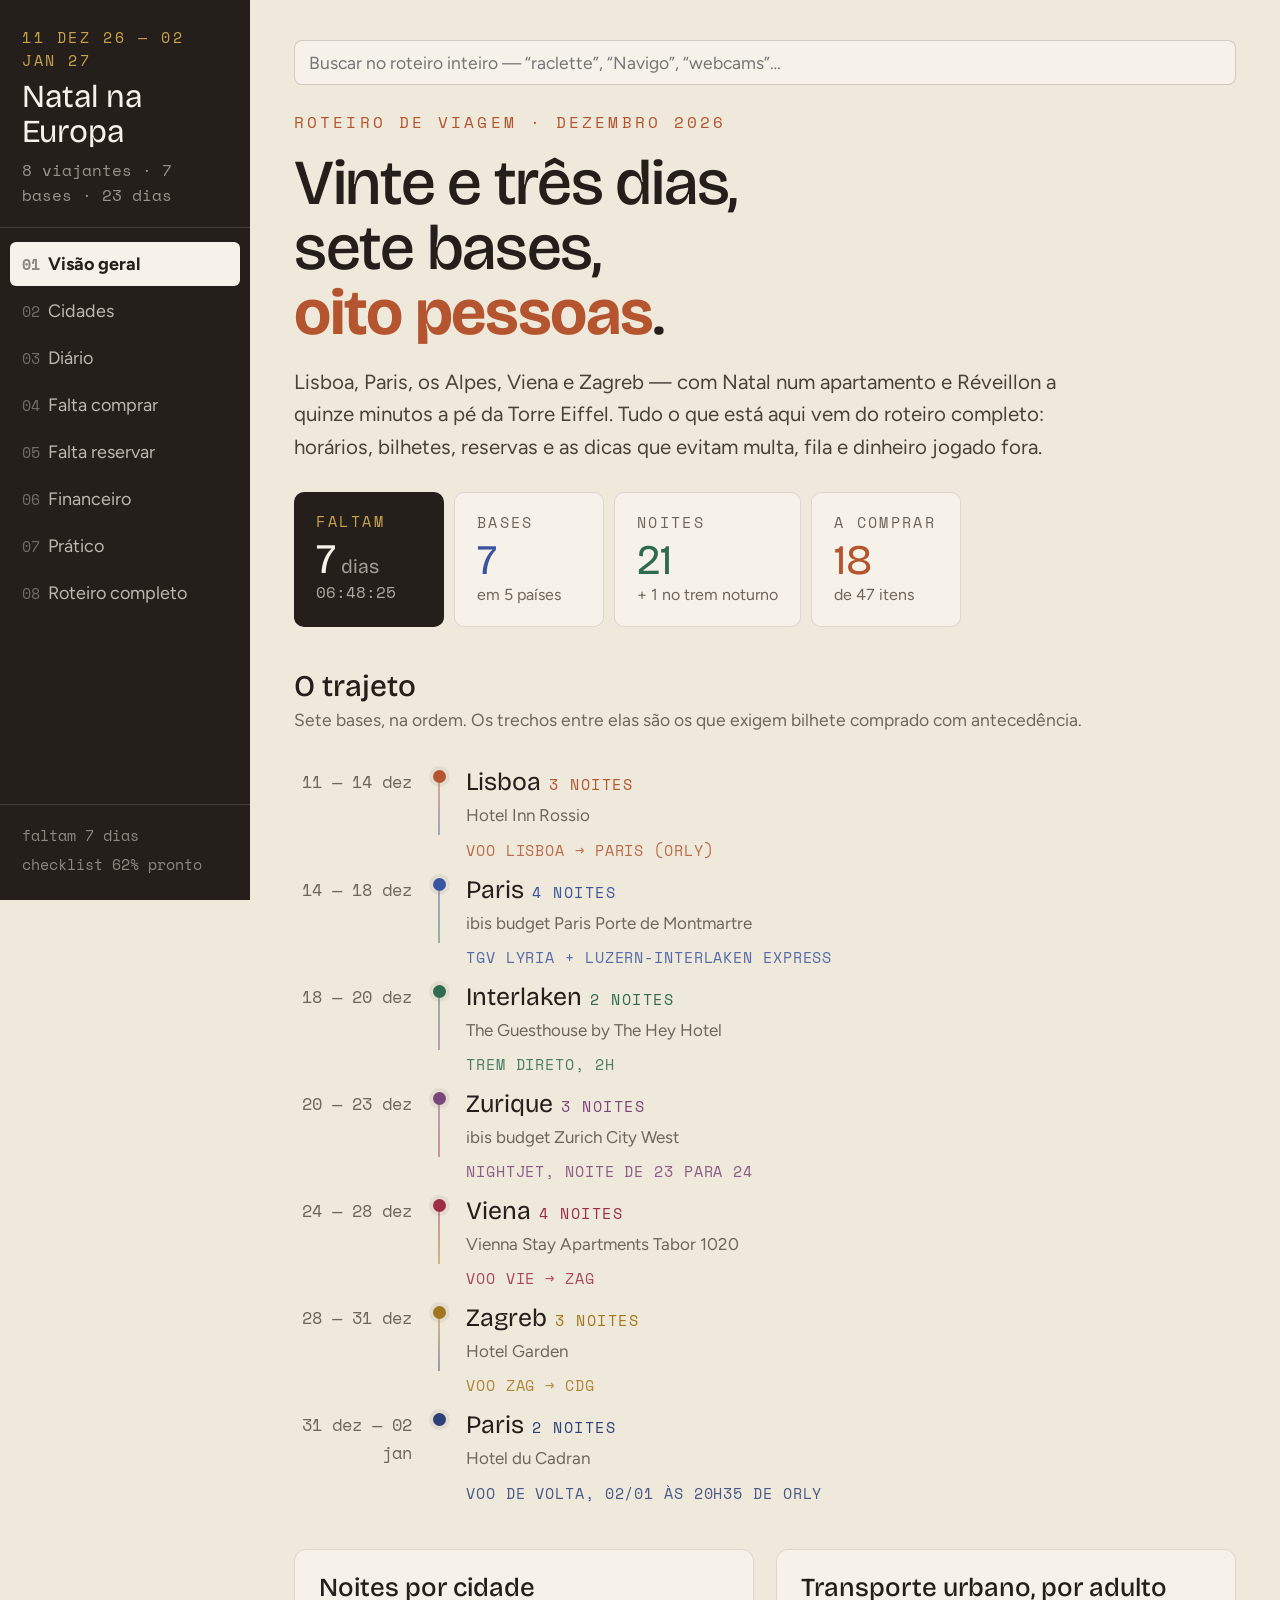
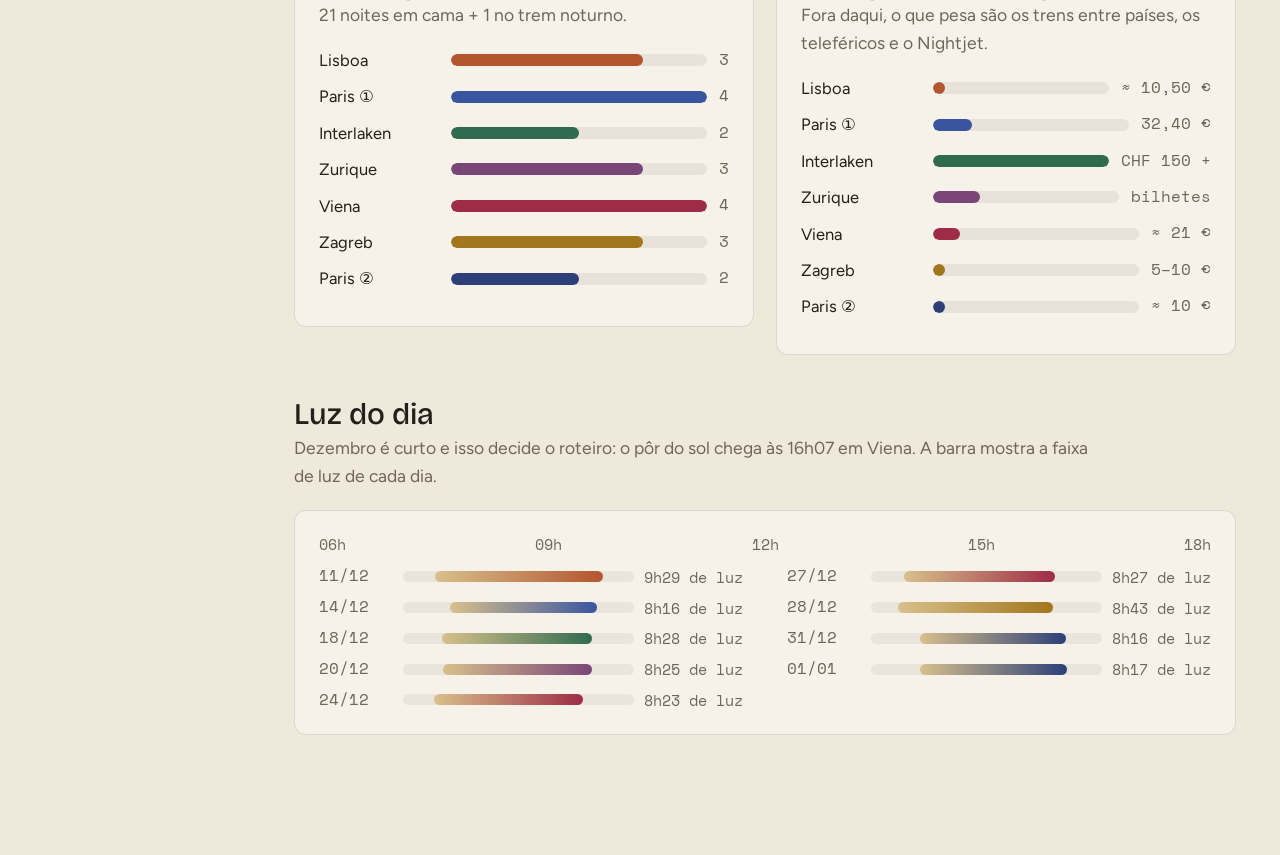
<file: index.html>
<!DOCTYPE html>
<html lang="pt-BR">
<head>
<meta charset="utf-8">
<meta name="viewport" content="width=device-width, initial-scale=1">
<title>Natal na Europa — 11 dez 2026 a 02 jan 2027</title>
<meta name="description" content="Roteiro de viagem: 23 dias, 7 bases, 8 pessoas. Lisboa, Paris, Interlaken, Zurique, Viena, Zagreb e o Réveillon em Paris.">
<meta name="theme-color" content="#241f1a">
<link rel="icon" href="data:image/svg+xml,<svg xmlns='http://www.w3.org/2000/svg' viewBox='0 0 200 200'><rect width='200' height='200' rx='36' fill='%23241f1a'/><circle cx='100' cy='100' r='52' fill='%23b4552f'/><text x='100' y='118' font-family='Georgia,serif' font-size='52' fill='%23f6f2e9' text-anchor='middle'>NE</text></svg>">
<link rel="preconnect" href="https://fonts.googleapis.com">
<link rel="preconnect" href="https://fonts.gstatic.com" crossorigin>
<link href="https://fonts.googleapis.com/css2?family=Bricolage+Grotesque:opsz,wght@12..96,400;12..96,500;12..96,600;12..96,700&family=Figtree:wght@400;500;600;700&family=Space+Mono:wght@400;700&display=swap" rel="stylesheet">
<link rel="stylesheet" href="styles.css">
</head>
<body>

<div class="shell">

  <aside class="nav" data-print-hide>
    <div class="nav__brand">
      <div class="eyebrow eyebrow--gold">11 dez 26 — 02 jan 27</div>
      <div class="nav__title">Natal na<br>Europa</div>
      <div class="nav__sub">8 viajantes · 7 bases · 23 dias</div>
    </div>
    <nav class="nav__list" id="navlist">
      <button type="button" data-go="inicio"><span class="nav__num">01</span><span>Visão geral</span></button>
      <button type="button" data-go="cidades"><span class="nav__num">02</span><span>Cidades</span></button>
      <button type="button" data-go="diario"><span class="nav__num">03</span><span>Diário</span></button>
      <button type="button" data-go="checklist"><span class="nav__num">04</span><span>Falta comprar</span></button>
      <button type="button" data-go="reservar"><span class="nav__num">05</span><span>Falta reservar</span></button>
      <button type="button" data-go="financeiro"><span class="nav__num">06</span><span>Financeiro</span></button>
      <button type="button" data-go="pratico"><span class="nav__num">07</span><span>Prático</span></button>
      <button type="button" data-go="completo"><span class="nav__num">08</span><span>Roteiro completo</span></button>
    </nav>
    <div class="nav__foot">
      <div>faltam <span data-days>—</span> dias</div>
      <div>checklist <span data-pct>0</span>% pronto</div>
    </div>
  </aside>

  <main class="main">
    <div class="search" data-print-hide>
      <input id="q" type="search" autocomplete="off" placeholder="Buscar no roteiro inteiro — “raclette”, “Navigo”, “webcams”…">
      <button type="button" id="clearq" hidden>limpar</button>
    </div>
    <div id="results"></div>
    <div id="view"></div>
  </main>

</div>

<noscript>
  <div class="boot">Este roteiro precisa de JavaScript ativado para funcionar.</div>
</noscript>

<div class="boot" id="boot">Carregando o roteiro…</div>

<script>
  // Diagnóstico de boot: se o módulo não subir (página aberta por file:// em vez
  // de um servidor http, por exemplo), a página explica em vez de ficar em branco.
  (function () {
    var boot = document.getElementById('boot');
    function fail(msg) {
      if (!boot || !boot.isConnected) return;
      boot.className = 'boot boot--err';
      boot.innerHTML = '<strong>O roteiro não carregou.</strong><br>' + msg;
    }
    window.addEventListener('error', function (e) {
      if (e.target && e.target !== window && e.target.tagName) {
        fail('Falha ao carregar <code>' + (e.target.getAttribute('src') || e.target.getAttribute('href') || '') + '</code>.');
      } else if (e.message) {
        fail('Erro de JavaScript: <code>' + e.message + '</code>');
      }
    }, true);
    setTimeout(function () {
      if (location.protocol === 'file:') {
        fail('Abra por um servidor http, e não por <code>file://</code>.<br>' +
             'No terminal, dentro desta pasta: <code>python3 -m http.server 8000</code><br>' +
             'e acesse <code>http://localhost:8000</code>. No GitHub Pages funciona direto.');
      } else {
        fail('Veja o console do navegador (F12) para o motivo.');
      }
    }, 2500);
  })();
</script>
<script type="module" src="app.js"></script>

</body>
</html>
</file>
<file: styles.css>
/* Natal na Europa — folha de estilo única.
   Paleta e tipografia herdadas do design original.
   `--col` é o acento da cidade: cada bloco recebe o hex vindo dos dados
   por style inline e todo o resto do estilo lê var(--col). */

:root {
  --ink: #241f1a;
  --paper: #efe9dc;
  --card: #f6f2e9;
  --muted: #6f665a;
  --body: #4a4238;
  --gold: #c9a24a;
  --rust: #b4552f;
  --line: rgba(36, 31, 26, .12);
  --line-strong: rgba(36, 31, 26, .2);
  --display: 'Bricolage Grotesque', system-ui, sans-serif;
  --sans: 'Figtree', system-ui, sans-serif;
  --mono: 'Space Mono', ui-monospace, monospace;
  --col: var(--ink);
}

* { margin: 0; padding: 0; box-sizing: border-box; -webkit-tap-highlight-color: transparent; }

html, body {
  background: var(--paper);
  color: var(--ink);
  font-family: var(--sans);
  font-size: 18.5px;
  line-height: 1.6;
}

a { color: #3a55a0; text-decoration: none; border-bottom: 1px solid rgba(58, 85, 160, .35); }
a:hover { color: var(--rust); border-bottom-color: rgba(180, 85, 47, .5); }
button, input, select { font-family: inherit; font-size: inherit; color: inherit; }
ul { padding-left: 16px; }
img { max-width: 100%; display: block; }
:focus-visible { outline: 2px solid var(--rust); outline-offset: 2px; }

/* ── animações ─────────────────────────────────────────────── */
@keyframes riseIn { from { opacity: 0; transform: translateY(16px); } to { opacity: 1; transform: none; } }
@keyframes growW  { from { width: 0; } }
@keyframes tick   { 0%, 100% { transform: translateY(0); } 50% { transform: translateY(-2px); } }

.rise { animation: riseIn .5s cubic-bezier(.2, .8, .2, 1) both; }
.bar > i { animation: growW .9s cubic-bezier(.2, .8, .2, 1) both; }

@media (prefers-reduced-motion: reduce) {
  * { animation-duration: .01ms !important; animation-iteration-count: 1 !important; transition-duration: .01ms !important; }
}

/* ── tipografia utilitária ─────────────────────────────────── */
.eyebrow { font-family: var(--mono); font-size: 15.5px; letter-spacing: .16em; text-transform: uppercase; color: var(--muted); }
.eyebrow--gold { font-size: 14.5px; letter-spacing: .18em; color: var(--gold); }
.eyebrow--rust { letter-spacing: .2em; color: var(--rust); }
.eyebrow--col  { color: var(--col); }
.mono { font-family: var(--mono); }
.muted { color: var(--muted); }

h1, h2, h3 { font-family: var(--display); font-weight: 500; line-height: 1.05; }
h1 { font-size: 42px; }
h2 { font-size: 30px; margin: 44px 0 14px; }
h3 { font-size: 26px; }
.hero { font-size: 64px; line-height: 1.02; letter-spacing: -.02em; margin: 14px 0 0; }
.hero b { color: var(--rust); font-weight: 700; }
.lede { max-width: 820px; margin-top: 20px; font-size: 20.5px; color: var(--body); text-wrap: pretty; }
.sub { font-size: 17.5px; color: var(--muted); margin-top: 4px; max-width: 800px; text-wrap: pretty; }

/* ── esqueleto ─────────────────────────────────────────────── */
.shell { display: grid; grid-template-columns: 250px 1fr; min-height: 100vh; }
.main { padding: 40px 44px 120px; max-width: 1560px; min-width: 0; }

.nav { position: sticky; top: 0; height: 100vh; min-width: 0; background: var(--ink); color: var(--card); display: flex; flex-direction: column; }
.nav__brand { padding: 26px 22px 18px; border-bottom: 1px solid rgba(246, 242, 233, .14); }
.nav__title { font-family: var(--display); font-size: 32px; line-height: 1.08; margin-top: 8px; }
.nav__sub { font-family: var(--mono); font-size: 15.5px; color: rgba(246, 242, 233, .55); margin-top: 10px; }
.nav__list { display: flex; flex-direction: column; gap: 3px; padding: 14px 10px; }
.nav__list button {
  display: flex; align-items: center; gap: 10px; text-align: left; width: 100%;
  cursor: pointer; border: 0; border-radius: 6px; padding: 11px 12px; font-size: 18px;
  background: transparent; color: rgba(246, 242, 233, .72); transition: background .18s, color .18s;
}
.nav__list button:hover { background: rgba(246, 242, 233, .1); color: var(--card); }
.nav__list button.is-on { background: var(--card); color: var(--ink); font-weight: 700; }
.nav__num { font-family: var(--mono); font-size: 14.5px; opacity: .5; width: 16px; display: inline-block; }
.nav__foot {
  margin-top: auto; padding: 16px 22px 22px; border-top: 1px solid rgba(246, 242, 233, .14);
  font-family: var(--mono); font-size: 15px; line-height: 1.9; color: rgba(246, 242, 233, .5);
}

/* ── busca ─────────────────────────────────────────────────── */
.search { display: flex; gap: 10px; align-items: center; margin-bottom: 26px; }
.search input {
  flex: 1; min-width: 0; padding: 11px 14px; border: 1px solid rgba(36, 31, 26, .18);
  border-radius: 8px; background: var(--card); font-size: 17.5px; outline: none;
}
.search input:focus { border-color: var(--rust); }
.search button { border: 0; background: var(--ink); color: var(--card); padding: 11px 14px; border-radius: 8px; cursor: pointer; font-size: 16.5px; }

.results { display: flex; flex-direction: column; gap: 10px; margin-top: 16px; }
.result {
  text-align: left; width: 100%; cursor: pointer; background: var(--card);
  border: 1px solid var(--line); border-left: 4px solid var(--col); border-radius: 10px;
  padding: 14px 18px; transition: transform .2s, box-shadow .2s;
}
.result__head { display: flex; gap: 10px; align-items: baseline; flex-wrap: wrap; }
.result__label { font-family: var(--mono); font-size: 15.5px; color: var(--col); font-weight: 700; }
.result__title { font-family: var(--display); font-size: 20.5px; }
.result__snippet { margin-top: 6px; color: var(--body); font-size: 17px; }

/* ── cartões e blocos genéricos ────────────────────────────── */
.card { background: var(--card); border: 1px solid var(--line); border-radius: 12px; padding: 24px; min-width: 0; }
.card--dark { background: var(--ink); color: var(--card); border: 0; }
.card--dark .eyebrow { color: var(--gold); }
.card--accent { border-left: 5px solid var(--col); }
.card--dashed { border: 1px dashed rgba(36, 31, 26, .25); }
.hoverable { transition: transform .25s cubic-bezier(.2, .8, .2, 1), box-shadow .25s; }
.hoverable:hover { transform: translateY(-4px); box-shadow: 0 18px 34px -18px rgba(36, 31, 26, .45); }

.grid2 { display: grid; grid-template-columns: 1fr 1fr; gap: 22px; align-items: start; }
.grid2--tight { gap: 14px; }
.gridfit { display: grid; grid-template-columns: repeat(auto-fit, minmax(250px, 1fr)); gap: 18px; }
.stack { display: flex; flex-direction: column; gap: 16px; }
.stack--tight { gap: 8px; }

/* barras de progresso */
.bar { background: rgba(36, 31, 26, .07); border-radius: 6px; overflow: hidden; height: 12px; }
.bar > i { display: block; height: 100%; border-radius: 6px; background: var(--col); }
.bar--slim { height: 6px; background: rgba(36, 31, 26, .08); }
.bar--dark { height: 10px; background: rgba(246, 242, 233, .15); }
.bar--dark > i { background: linear-gradient(90deg, var(--gold), var(--card)); }

/* ── visão geral ───────────────────────────────────────────── */
.kpis { display: flex; flex-wrap: wrap; gap: 10px; margin-top: 28px; }
.kpi { background: var(--card); border: 1px solid var(--line); border-radius: 10px; padding: 18px 22px; min-width: 150px; }
.kpi--dark { background: var(--ink); border: 0; color: var(--card); }
/* O card do contador não tem --col próprio: sem isto o número herdaria a
   tinta escura de :root e sumiria dentro do fundo escuro. */
.kpi--dark .kpi__v { color: inherit; }
.kpi__v { font-family: var(--display); font-size: 42px; line-height: 1.05; margin-top: 4px; color: var(--col); }
.kpi__v small { font-size: 19.5px; opacity: .6; }
.kpi__s { font-size: 16px; color: var(--muted); }
.kpi--dark .kpi__s, .card--dark .kpi__s { color: rgba(246, 242, 233, .65); }
.kpi__clock { font-family: var(--mono); font-size: 15.5px; color: rgba(246, 242, 233, .65); animation: tick 2s ease-in-out infinite; }

.leg { display: grid; grid-template-columns: 132px 26px 1fr; align-items: start; }
.leg__date { font-family: var(--mono); font-size: 17px; color: var(--muted); padding: 14px 14px 0 0; text-align: right; }
.leg__rail { display: flex; flex-direction: column; align-items: center; }
.leg__dot { width: 13px; height: 13px; border-radius: 50%; background: var(--col); margin-top: 16px; box-shadow: 0 0 0 4px rgba(36, 31, 26, .06); }
.leg__line { width: 2px; flex: 1; min-height: 52px; background: linear-gradient(var(--col), var(--col2, var(--col))); opacity: .45; }
.leg__body { padding: 8px 0 0 14px; }
.leg__name { display: flex; align-items: baseline; gap: 8px; flex-wrap: wrap; }
.leg__name span:first-child { font-family: var(--display); font-size: 25px; }
.leg__nights { font-family: var(--mono); font-size: 15px; letter-spacing: .1em; text-transform: uppercase; color: var(--col); }
.leg__hotel { font-size: 17px; color: var(--muted); }
.leg__mode { margin-top: 8px; font-family: var(--mono); font-size: 15px; letter-spacing: .06em; text-transform: uppercase; color: var(--col); opacity: .85; }

.mbar { display: grid; grid-template-columns: minmax(0, 120px) minmax(90px, 1fr) auto; align-items: center; gap: 12px; margin-bottom: 10px; }
.mbar__n { font-size: 16.5px; }
.mbar__v { font-family: var(--mono); font-size: 15.5px; color: var(--muted); text-align: right; }

.light__scale { display: flex; justify-content: space-between; font-family: var(--mono); font-size: 14.5px; color: var(--muted); margin-bottom: 8px; }
.light__cols { columns: 2; column-gap: 44px; }
.light__row { display: grid; grid-template-columns: minmax(0, 74px) minmax(120px, 1fr) auto; align-items: center; gap: 10px; margin-bottom: 6px; break-inside: avoid; }
.light__track { position: relative; height: 11px; background: rgba(36, 31, 26, .06); border-radius: 6px; }
.light__span { position: absolute; top: 0; bottom: 0; border-radius: 6px; background: linear-gradient(90deg, rgba(201, 162, 74, .55), var(--col)); }

/* ── cidades ───────────────────────────────────────────────── */
.citycard { position: relative; overflow: hidden; background: var(--card); border: 1px solid var(--line); border-top: 5px solid var(--col); border-radius: 12px; }
.citycard--side { border-top: 1px solid var(--line); border-left: 4px solid var(--col); }
.photo { position: relative; height: 300px; background: rgba(36, 31, 26, .05); display: flex; align-items: center; justify-content: center; overflow: hidden; }
.photo img { width: 100%; height: 100%; object-fit: cover; }
.photo__ph { font-family: var(--mono); font-size: 14.5px; letter-spacing: .06em; color: var(--muted); text-align: center; padding: 0 20px; text-wrap: balance; }
.photo--sm { height: 190px; border-radius: 12px; border: 1px solid var(--line); }
.stamp {
  position: absolute; top: 14px; right: 14px; font-family: var(--mono); font-size: 14px;
  letter-spacing: .12em; text-transform: uppercase; color: var(--col); background: var(--card);
  border: 1.5px solid var(--col); border-radius: 4px; padding: 4px 8px; transform: rotate(-6deg);
  box-shadow: 0 4px 12px -6px rgba(36, 31, 26, .5); pointer-events: none;
}
.citycard__body { display: block; width: 100%; text-align: left; cursor: pointer; background: none; border: 0; padding: 22px; }
.citycard__body--side { padding: 20px; }
.citycard__dates { font-family: var(--mono); font-size: 16.5px; letter-spacing: .14em; text-transform: uppercase; color: var(--col); min-height: 1.4em; }
.citycard__n { font-family: var(--display); font-size: 33px; line-height: 1.05; margin-top: 6px; }
.citycard__sub { font-family: var(--mono); font-size: 15.5px; color: var(--muted); }
.pips { display: flex; gap: 4px; margin-top: 16px; }
.pips i { width: 22px; height: 5px; border-radius: 3px; background: var(--col); opacity: .75; }
.citycard__resumo { font-size: 17px; color: var(--body); margin-top: 14px; text-wrap: pretty; }
.citycard__hotel { margin-top: 16px; padding-top: 12px; border-top: 1px solid rgba(36, 31, 26, .1); font-family: var(--mono); font-size: 15.5px; color: var(--muted); }
.citycard__cta { margin-top: 12px; font-size: 16px; font-weight: 700; color: var(--col); }

.cityhead { background: var(--col); color: var(--card); border-radius: 14px; padding: 30px 32px; }
.cityhead h1 { font-size: 48px; line-height: 1.02; margin: 8px 0 0; }
.cityhead .eyebrow { opacity: .75; color: inherit; }
.cityhead__resumo { margin-top: 14px; max-width: 640px; font-size: 19px; }
.cityhead__hotel { margin-top: 16px; font-family: var(--mono); font-size: 16px; opacity: .85; }
.cityhead__end { margin-top: 4px; font-family: var(--mono); font-size: 15px; opacity: .7; }

.tip { background: var(--card); border: 1px solid var(--line); border-radius: 10px; padding: 18px 20px; }
.tip__row { display: flex; gap: 10px; align-items: flex-start; }
.tip__dot { width: 9px; height: 9px; border-radius: 50%; background: var(--col); margin-top: 6px; flex: 0 0 auto; }
.tip__h { font-weight: 700; font-size: 18px; }
.tip__b { font-size: 17px; color: var(--body); margin-top: 4px; text-wrap: pretty; }

/* ── dia (cartão + blocos horários) ────────────────────────── */
.day { background: var(--card); border: 1px solid var(--line); border-left: 4px solid var(--col); border-radius: 10px; padding: 22px 24px; }
.day__head { display: flex; gap: 10px; align-items: baseline; flex-wrap: wrap; }
.day__label { font-family: var(--mono); font-size: 15.5px; font-weight: 700; color: var(--col); }
.day__title { font-family: var(--display); font-size: 27px; }
.day__meta { font-family: var(--mono); font-size: 15px; color: var(--muted); margin-top: 4px; }
.day__nota { margin-top: 12px; padding: 10px 12px; border-radius: 8px; background: rgba(180, 85, 47, .09); font-size: 16.5px; color: #8d3f1f; }
.day__blocks { margin-top: 16px; display: flex; flex-direction: column; gap: 14px; }
.day__avoid { margin-top: 16px; padding: 12px 14px; border-radius: 8px; background: rgba(36, 31, 26, .05); border: 1px dashed var(--line-strong); font-size: 17px; color: var(--body); text-wrap: pretty; }

.block { display: grid; grid-template-columns: 78px 1fr; gap: 14px; }
.block__t { font-family: var(--mono); font-size: 16px; color: var(--col); font-weight: 700; padding-top: 3px; }
.block__h { font-weight: 700; font-size: 18.5px; }
.block ul { margin: 6px 0 0; color: var(--body); font-size: 17.5px; }
.block li { margin-bottom: 3px; text-wrap: pretty; }
.block--card { background: var(--card); border: 1px solid var(--line); border-radius: 10px; padding: 16px 20px; grid-template-columns: 82px 1fr; }

.selhead { background: var(--col); color: var(--card); border-radius: 14px; padding: 26px 30px; }
.selhead h2 { font-size: 36px; margin: 8px 0 0; }
.selhead .eyebrow { color: inherit; opacity: .8; }
.selhead__meta { font-family: var(--mono); font-size: 16px; opacity: .8; margin-top: 8px; }
.sel__nota { margin-top: 14px; padding: 12px 14px; border-radius: 8px; background: rgba(180, 85, 47, .09); font-size: 17px; color: #8d3f1f; }
.pend { margin-top: 22px; background: var(--ink); color: var(--card); border-radius: 10px; padding: 20px 22px; }
.pend ul { margin: 12px 0 0; padding-left: 18px; font-size: 17.5px; }
.pend li { margin-bottom: 5px; }

.daynav { display: flex; gap: 10px; align-items: center; flex-wrap: wrap; margin-top: 22px; }
.btn { border: 1px solid var(--line-strong); background: var(--card); padding: 10px 14px; border-radius: 8px; cursor: pointer; font-size: 16.5px; }
.btn:hover { border-color: var(--ink); }
.btn--dark { border: 0; background: var(--ink); color: var(--card); }
.btn--ghost { background: transparent; }
.daynav input[type=date] { padding: 10px 12px; border: 1px solid var(--line-strong); border-radius: 8px; background: var(--card); font-size: 18.5px; }

/* ── roteiro completo (acordeão) ───────────────────────────── */
.chips { display: flex; gap: 8px; flex-wrap: wrap; margin: 20px 0 6px; }
.chip { border: 1px solid var(--line-strong); border-radius: 999px; padding: 7px 13px; cursor: pointer; font-size: 16px; background: transparent; color: var(--body); transition: all .18s; }
.chip.is-on { background: var(--col); color: var(--card); border-color: transparent; font-weight: 700; }

.tl { margin-top: 26px; padding-left: 34px; position: relative; }
.tl__rail { position: absolute; left: 6px; top: 6px; bottom: 6px; width: 2px; opacity: .35; background: linear-gradient(#b4552f, #3a55a0, #2f6b4f, #7a4577, #9e2c46, #a2761c, #2c3f78); }
.tl__list { display: flex; flex-direction: column; gap: 12px; }
.tl__item { position: relative; }
.tl__dot { position: absolute; left: -34px; top: 16px; width: 13px; height: 13px; border-radius: 50%; background: var(--col); box-shadow: 0 0 0 4px var(--paper); }
.tl__travel { margin: 2px 0 10px; font-family: var(--mono); font-size: 15.5px; letter-spacing: .08em; text-transform: uppercase; color: var(--col); }
.tl__head {
  display: flex; justify-content: space-between; align-items: center; gap: 12px; width: 100%;
  text-align: left; cursor: pointer; background: var(--card); border: 1px solid var(--line);
  border-left: 4px solid var(--col); border-radius: 10px; padding: 14px 18px; transition: background .18s;
}
.tl__head:hover { background: #fffdf7; }
.tl__head.is-open { border-radius: 10px 10px 0 0; }
.tl__head h3 { font-size: 24px; font-weight: 500; }
.tl__sign { font-family: var(--mono); font-size: 19.5px; color: var(--muted); }
.tl__body { background: var(--card); border: 1px solid var(--line); border-top: 0; border-radius: 0 0 10px 10px; padding: 18px 22px 22px; display: flex; flex-direction: column; gap: 13px; }

/* ── timeline com calendário ───────────────────────────────── */
.cal { display: grid; grid-template-columns: repeat(7, 1fr); gap: 6px; }
.cal__wd { font-family: var(--mono); font-size: 14px; letter-spacing: .12em; text-transform: uppercase; color: var(--muted); text-align: center; padding-bottom: 6px; }
.cal__cell { cursor: pointer; border-radius: 9px; padding: 10px 6px; text-align: center; background: var(--paper); color: var(--ink); border: 1px solid var(--line); transition: background .18s, color .18s, border-color .18s; }
.cal__cell:hover { border-color: var(--col); }
.cal__cell.is-on { background: var(--col); color: var(--card); border-color: var(--col); }
.cal__cell.is-off { background: transparent; border: 0; cursor: default; }
.cal__d { font-family: var(--display); font-size: 22px; line-height: 1; }
.cal__tag { font-family: var(--mono); font-size: 11.5px; margin-top: 4px; opacity: .75; white-space: nowrap; overflow: hidden; text-overflow: ellipsis; }

.tlstop { display: grid; grid-template-columns: 260px 1fr; gap: 26px; align-items: start; }
.tlstop__card { background: var(--card); border: 1px solid var(--line); border-left: 5px solid var(--col); border-radius: 12px; padding: 18px 22px; }
.tlstop__t { font-family: var(--mono); font-size: 15.5px; font-weight: 700; letter-spacing: .1em; text-transform: uppercase; color: var(--col); }
.tlstop__h { font-family: var(--display); font-size: 27px; line-height: 1.1; margin-top: 4px; }
.tlstop__card ul { margin: 10px 0 0; color: var(--body); font-size: 17.5px; }
.tlstop__card li { margin-bottom: 4px; text-wrap: pretty; }
/* Card de recado não tem conector depois: sem ele, o respiro vem daqui */
.tlstop--aviso { margin-bottom: 5%; }

/* Conexão entre duas paradas: a seta tracejada, com o selo da condução
   por cima do meio dela. O fundo do selo é que "corta" o tracejado. */
/* A conexão repete a grade da parada para cair sob a coluna dos cards:
   a seta desce alinhada ao conteúdo que ela liga, não ao meio da página. */
.conn { display: grid; grid-template-columns: 260px 1fr; gap: 26px; }
.conn__meio { grid-column: 2; position: relative; display: flex; justify-content: center; color: var(--col); overflow: hidden; }
.conn__seta { display: block; }
/* Só o selo é centrado na seta — é ele que corta o tracejado. O "até…" fica
   fora do fluxo, à direita, para não empurrar o selo para o lado. */
.conn__modo {
  position: absolute; top: 50%; left: 50%; transform: translate(-50%, -50%);
  background: var(--paper); border-radius: 999px; padding: 6px;
}
.conn__ate {
  position: absolute; left: calc(100% + 6px); top: 50%; transform: translateY(-50%);
  white-space: nowrap; font-size: 16.5px; color: var(--muted);
}
.pill { display: flex; align-items: center; gap: 9px; background: var(--ink); color: var(--card); border-radius: 999px; padding: 9px 18px; font-family: var(--mono); font-size: 15px; letter-spacing: .12em; text-transform: uppercase; }
.pill i { width: 9px; height: 9px; border-radius: 50%; background: var(--gold); }

/* ── checklist ─────────────────────────────────────────────── */
.progress { margin-top: 22px; background: var(--ink); color: var(--card); border-radius: 12px; padding: 22px 24px; }
.progress__top { display: flex; justify-content: space-between; align-items: baseline; gap: 12px; }
.progress__pct { font-family: var(--display); font-size: 32px; }
.progress__foot { font-family: var(--mono); font-size: 15.5px; color: rgba(246, 242, 233, .6); margin-top: 10px; }

.clblock { background: var(--card); border: 1px solid var(--line); border-top: 4px solid var(--col); border-radius: 12px; padding: 22px 24px; }
.clblock--alert { border-color: rgba(158, 44, 70, .35); border-top-color: var(--col); }
.clblock__top { display: flex; justify-content: space-between; align-items: flex-end; gap: 12px; flex-wrap: wrap; }
.clblock__t { font-family: var(--display); font-size: 28px; color: var(--col); }
.clblock__sub { font-family: var(--mono); font-size: 15.5px; color: var(--muted); letter-spacing: .06em; }
.clblock__stat { font-family: var(--mono); font-size: 15.5px; color: var(--muted); }
.clblock .bar { margin: 12px 0 16px; }

.clitem { display: grid; grid-template-columns: 26px 1fr; gap: 10px; padding: 9px 6px; border-radius: 8px; align-items: start; }
.clbox {
  width: 22px; height: 22px; border-radius: 6px; display: flex; align-items: center; justify-content: center;
  font-size: 16.5px; transition: all .18s; border: 1.5px solid var(--line-strong); background: transparent;
  color: var(--card); cursor: pointer;
}
.clbox.is-on { border-color: var(--col); background: var(--col); }
.clbox[disabled] { cursor: default; }
.clitem__t { font-size: 18px; font-weight: 600; }
.clitem.is-done .clitem__t { color: #8f877b; text-decoration: line-through; }
.clitem__n { font-size: 16.5px; color: var(--muted); margin-top: 2px; text-wrap: pretty; }

/* ── falta reservar ────────────────────────────────────────── */
.mesa {
  display: grid; grid-template-columns: 26px 74px 1fr; gap: 14px; align-items: start;
  background: var(--card); border: 1px solid var(--line); border-left: 4px solid var(--col);
  border-radius: 10px; padding: 14px 18px;
}
.mesa__quando { padding-top: 1px; }
.mesa__data { font-family: var(--mono); font-size: 15.5px; font-weight: 700; color: var(--col); }
.mesa__wd { font-family: var(--mono); font-size: 14px; color: var(--muted); }
.mesa__top { display: flex; align-items: baseline; gap: 9px; flex-wrap: wrap; }
.mesa__ref { font-family: var(--mono); font-size: 14px; letter-spacing: .1em; text-transform: uppercase; color: var(--muted); }
.mesa__local { font-family: var(--display); font-size: 23px; }
/* A cidade sai na cor dela, que é o mesmo filete da esquerda da linha. */
.mesa__cidade { font-family: var(--mono); font-size: 14px; letter-spacing: .1em; text-transform: uppercase; color: var(--col); }
.mesa.is-done .mesa__local { color: #8f877b; text-decoration: line-through; }
.mesa__tag { font-family: var(--mono); font-size: 13px; letter-spacing: .1em; text-transform: uppercase; color: var(--card); background: var(--rust); border-radius: 999px; padding: 2px 9px; }
.mesa__n { font-size: 17px; color: var(--body); margin-top: 3px; text-wrap: pretty; }

/* Links de contato — WhatsApp, Ligar, Maps, Site — com o ícone à esquerda. */
.lnks { display: flex; flex-wrap: wrap; gap: 8px; margin-top: 10px; }
.lnk {
  display: inline-flex; align-items: center; gap: 7px;
  font-family: var(--mono); font-size: 14.5px; line-height: 1;
  border: 1px solid var(--line-strong); border-radius: 999px;
  padding: 7px 13px 7px 11px; background: var(--card); color: var(--body);
  cursor: pointer; transition: border-color .18s, color .18s, background .18s;
}
.lnk:hover { border-color: var(--col); color: var(--col); background: #fffdf7; }
.lnk svg { width: 15px; height: 15px; flex: 0 0 auto; opacity: .75; }
.lnk:hover svg { opacity: 1; }

/* ── financeiro ────────────────────────────────────────────── */
.fin__v { font-family: var(--display); font-size: 38px; line-height: 1.1; margin-top: 6px; white-space: nowrap; }
.fin__total { text-align: right; }
.fin__total .eyebrow { font-size: 14px; letter-spacing: .14em; }
.fin__total div:last-child { font-family: var(--display); font-size: 26px; }
.fin__notes ul { margin: 12px 0 0; padding-left: 18px; font-size: 16.5px; color: rgba(246, 242, 233, .8); line-height: 1.7; }

.fingrupo { background: var(--card); border: 1px solid var(--line); border-left: 5px solid var(--col); border-radius: 12px; padding: 22px 24px; }
.fingrupo__top { display: flex; justify-content: space-between; align-items: flex-end; gap: 14px; flex-wrap: wrap; margin-bottom: 14px; }
.fingrupo__t { font-family: var(--display); font-size: 28px; color: var(--col); }
.fingrupo__itens { font-size: 16.5px; color: var(--muted); max-width: 56ch; text-wrap: pretty; margin-top: 2px; }
.fingrupo__pct { font-family: var(--mono); font-size: 15px; color: var(--muted); margin-top: 8px; }

/* O verde do "por dia" precisa ser classe e não style inline: uma cor inline
   ganha de qualquer regra do @media print. */
.fin__v--col { color: var(--col); }

/* Selo de estimativa — o mesmo tom em qualquer lugar, para a leitura ser
   "preço ainda não fechado" e não decoração do grupo. */
.tagest { font-family: var(--mono); font-size: 12.5px; letter-spacing: .1em; text-transform: uppercase;
  color: var(--muted); border: 1px solid var(--line-strong); border-radius: 999px; padding: 1px 8px;
  margin-left: 8px; white-space: nowrap; vertical-align: middle; }
.tagest--t { font-size: 13px; position: relative; top: -3px; }

/* Drill-down do grupo */
.fingrupo__more { display: flex; align-items: center; gap: 10px; margin-top: 14px; padding: 6px 12px;
  background: none; border: 1px solid var(--line-strong); border-radius: 999px; cursor: pointer;
  font-family: var(--mono); font-size: 14px; letter-spacing: .06em; color: var(--muted); }
.fingrupo__more:hover { border-color: var(--col); color: var(--col); }
.fingrupo__more .tl__sign { font-size: 18px; line-height: 1; }

.findet { display: none; margin-top: 14px; border-top: 1px solid var(--line); }
.findet.is-open { display: block; }
.findet__h { display: flex; justify-content: space-between; gap: 16px; padding: 10px 0 6px;
  font-family: var(--mono); font-size: 13px; letter-spacing: .14em; text-transform: uppercase; color: var(--muted); }
.findet__l { display: flex; justify-content: space-between; align-items: baseline; gap: 16px;
  padding: 9px 0; border-top: 1px solid var(--line); }
.findet__n { font-size: 17px; color: var(--body); text-wrap: pretty; }
.findet__v { font-family: var(--mono); font-size: 15.5px; white-space: nowrap; }

/* ── prático ───────────────────────────────────────────────── */
.res { background: var(--card); border: 1px solid var(--line); border-left: 4px solid var(--col); border-radius: 10px; padding: 14px 18px; display: grid; grid-template-columns: 1fr 1fr; gap: 10px; align-items: center; }
.res__n { font-family: var(--display); font-size: 24px; }
.res__n span { font-family: var(--mono); font-size: 15.5px; color: var(--muted); }
.res__hotel { font-size: 17px; color: var(--body); }
.res__end { margin-top: 4px; font-family: var(--mono); font-size: 15px; color: var(--muted); }
.res__dates { font-family: var(--mono); font-size: 16px; color: var(--muted); }
.res .lnks { grid-column: 1 / -1; margin-top: 2px; }

/* Voos. Mesma gramática dos cards de cidade: filete de 4px na cor da cidade
   de destino, números em mono. O selo de situação é o único lugar da tela
   que distingue o que já está emitido do que ainda depende de compra. */
.voo { background: var(--card); border: 1px solid var(--line); border-left: 4px solid var(--col); border-radius: 10px; padding: 14px 18px; }
.voo__top { display: flex; gap: 12px; align-items: baseline; justify-content: space-between; flex-wrap: wrap; }
.voo__t { font-family: var(--display); font-size: 22px; }
.voo__sit { font-family: var(--mono); font-size: 13.5px; text-transform: uppercase; letter-spacing: .12em; color: var(--rust); border: 1px solid var(--line-strong); border-radius: 999px; padding: 3px 10px; }
.voo__sit--ok { color: var(--col); }
.voo__h { display: flex; gap: 22px; flex-wrap: wrap; margin-top: 8px; font-family: var(--mono); font-size: 16.5px; }
.voo__n { margin-top: 6px; font-size: 17px; color: var(--body); }
.res--night { background: var(--ink); color: var(--card); border: 0; display: block; font-family: var(--mono); font-size: 15.5px; }

.trans { background: var(--card); border: 1px solid var(--line); border-radius: 10px; padding: 18px 20px; }
.trans__top { display: flex; justify-content: space-between; align-items: baseline; gap: 8px; }
.trans__n { font-family: var(--display); font-size: 25px; color: var(--col); }
.trans__custo { font-family: var(--mono); font-size: 15.5px; font-weight: 700; }
.trans__comprar { font-size: 17.5px; font-weight: 700; margin-top: 6px; }
.trans__app { font-family: var(--mono); font-size: 15.5px; color: var(--muted); margin-top: 2px; }
.trans ul { margin: 10px 0 0; font-size: 17px; color: var(--body); }
.trans li { margin-bottom: 3px; text-wrap: pretty; }

/* Comparação de tarifa: rótulo à esquerda, dois valores à direita. Os números
   são mono porque são metadados de itinerário, não manchete. */
.fare__h { font-family: var(--display); font-size: 26px; margin: 4px 0 0; color: var(--col); }
.fare__sub { font-size: 17.5px; color: var(--body); margin-top: 6px; text-wrap: pretty; }
.fare { margin-top: 16px; }
.fare__row { display: grid; grid-template-columns: 1fr 150px 150px; gap: 10px; align-items: baseline;
  padding: 9px 0; border-top: 1px solid var(--line); }
.fare__row--head { border-top: 0; font-family: var(--mono); font-size: 14.5px; letter-spacing: .1em;
  text-transform: uppercase; color: var(--muted); padding-bottom: 4px; }
.fare__row--tot { border-top: 2px solid var(--line-strong); font-weight: 700; }
.fare__t { font-size: 17px; text-wrap: pretty; }
.fare__nota { display: block; font-size: 15.5px; color: var(--muted); font-weight: 400; margin-top: 3px; text-wrap: pretty; }
.fare__v { font-family: var(--mono); font-size: 16px; text-align: right; }
.fare__v--perde { color: var(--muted); }
.fare__row--tot .fare__v { font-weight: 700; }
.fare__vd { margin-top: 18px; padding: 18px 22px; }
.fare__vd ul { margin: 0; padding-left: 18px; font-size: 17px; }
.fare__vd li { margin-bottom: 6px; text-wrap: pretty; }
.fare__vd li:last-child { margin-bottom: 0; }

.app { background: var(--card); border: 1px solid var(--line); border-radius: 8px; padding: 11px 14px; display: grid; grid-template-columns: 88px 1fr; gap: 10px; font-size: 17px; }
.app__pais { font-family: var(--mono); font-size: 15.5px; letter-spacing: .08em; text-transform: uppercase; color: var(--muted); }
.uber { display: grid; grid-template-columns: 112px 1fr; gap: 10px; font-size: 17px; color: var(--body); }
.uber__q { font-family: var(--mono); font-size: 15.5px; color: var(--rust); padding-top: 2px; }
.rule { background: var(--card); border: 1px solid var(--line); border-radius: 10px; padding: 14px 16px; }
.rule__h { font-weight: 700; font-size: 18px; }
.rule__b { font-size: 17px; color: var(--body); margin-top: 3px; text-wrap: pretty; }

/* ── boot / erro ───────────────────────────────────────────── */
.boot {
  position: fixed; left: 50%; bottom: 24px; transform: translateX(-50%); z-index: 999;
  background: var(--card); border: 1px solid var(--line); border-radius: 10px;
  padding: 14px 20px; font-size: 16px; color: var(--muted);
  box-shadow: 0 10px 30px -14px rgba(36, 31, 26, .6); max-width: min(560px, calc(100vw - 32px));
}
.boot--err { background: #2a1215; border-color: #5c2b2e; color: #ffd9d4; line-height: 1.7; }
.boot code { font-family: var(--mono); font-size: 14.5px; background: rgba(255, 255, 255, .1); padding: 1px 5px; border-radius: 4px; }

/* ── responsivo ────────────────────────────────────────────── */
@media (max-width: 1180px) {
  .grid2 { grid-template-columns: 1fr; }
  .light__cols { columns: 1; }
}

@media (max-width: 900px) {
  .shell { grid-template-columns: 1fr; }
  .nav { position: sticky; top: 0; height: auto; z-index: 40; }
  .nav__brand, .nav__foot { display: none; }
  .nav__list { flex-direction: row; overflow-x: auto; gap: 4px; padding: 10px; }
  /* `width:100%` do desktop faria cada botão medir a largura total da faixa
     rolável — a barra cresceria em vez de rolar, e levaria a página junto. */
  .nav__list button { flex: 0 0 auto; width: auto; white-space: nowrap; }
  .nav__num { display: none; }
  .main { padding: 22px 16px 100px; }
  .hero { font-size: 44px; }
  .fare__row { grid-template-columns: 1fr 84px 84px; gap: 6px; }
  .fare__v { font-size: 14.5px; }
  .block, .block--card { grid-template-columns: 1fr; gap: 4px; }
  .tl { padding-left: 20px; }
  .tl__dot { left: -20px; }
  .tlstop { grid-template-columns: 1fr; gap: 12px; }
  /* Empilhada, a moldura vazia da ilustração vira só um retângulo cinza
     entre um card e outro. Some; a foto de verdade, quando houver, fica. */
  .tlstop--sem-foto .photo { display: none; }
  .conn { grid-template-columns: 1fr; }
  .conn__meio { grid-column: 1; }
  .conn__ate { display: none; }
  .mesa { grid-template-columns: 26px 1fr; gap: 6px 12px; }
  .mesa > div:last-child { grid-column: 2; }
  .mesa__quando { display: flex; gap: 8px; align-items: baseline; }
  .leg { grid-template-columns: 92px 26px 1fr; }
  .res { grid-template-columns: 1fr; }
  .fingrupo__top { flex-direction: column; align-items: flex-start; gap: 8px; }
  .fin__total { text-align: left; }
  /* O cabeçalho de duas colunas não sobrevive à quebra: no estreito, o valor
     já vem embaixo do nome e a legenda vira ruído. */
  .findet__h { display: none; }
  .findet__l { flex-direction: column; align-items: flex-start; gap: 2px; }
  .cal__tag { display: none; }
}

/* ── impressão ─────────────────────────────────────────────── */
@media print {
  [data-print-hide] { display: none !important; }
  .shell { display: block !important; }
  .main { padding: 0 !important; max-width: none !important; }
  html, body { background: #fff !important; }
  .card, .day, .clblock, .citycard, .tl__item, .tlstop { break-inside: avoid; }
  .hoverable:hover { transform: none; box-shadow: none; }

  /* Timeline no papel: sem a moldura vazia da ilustração e sem a seta de
     124px por trecho — num dia de dez paradas as duas coisas somam uma
     página inteira de nada. A condução continua, no selo. */
  .tlstop { margin-bottom: 10px; }
  .tlstop--sem-foto { grid-template-columns: 1fr; }
  .tlstop--sem-foto .photo { display: none; }
  .conn { display: block; margin-bottom: 10px; }
  .conn__meio { display: block; }
  .conn__seta { display: none; }
  .conn__modo { position: static; transform: none; background: transparent; padding: 0; max-width: none; }

  /* Blocos escuros no papel. O Chrome imprime SEM gráficos de plano de fundo
     por padrão: o fundo não é pintado, o texto claro fica branco sobre branco
     e some. No papel eles viram tinta sobre branco, com o acento na borda —
     legível com ou sem a opção marcada, e sem gastar toner. */
  .selhead, .cityhead, .pend, .progress, .card--dark, .kpi--dark, .res--night, .pill {
    background: transparent !important;
    color: var(--ink) !important;
    border: 1px solid var(--line-strong);
  }
  .selhead, .cityhead { border: 1px solid var(--col); border-left-width: 5px; padding: 18px 22px; }
  .pill { border-color: var(--col); }
  .pill i { background: var(--col); }
  .selhead .eyebrow, .cityhead .eyebrow { color: var(--col) !important; opacity: 1; }
  .card--dark .eyebrow, .progress .eyebrow, .pend .eyebrow { color: var(--muted) !important; }
  .selhead__meta, .cityhead__hotel, .cityhead__end, .progress__foot, .kpi__clock,
  .kpi--dark .kpi__s, .card--dark .kpi__s, .fin__notes ul { color: var(--muted) !important; opacity: 1; }
  .bar--dark { border: 1px solid var(--line); }
  .bar--dark > i { background: var(--muted); }

  /* No papel o drill-down sai aberto: um botão "ver os itens" não clica. */
  .fingrupo__more { display: none; }
  .findet { display: block; }

  /* No papel não se toca num link: o número do telefone volta como texto. */
  .lnk[data-tel]::after { content: " " attr(data-tel); }

  @page { margin: 14mm; }
}
</file>
